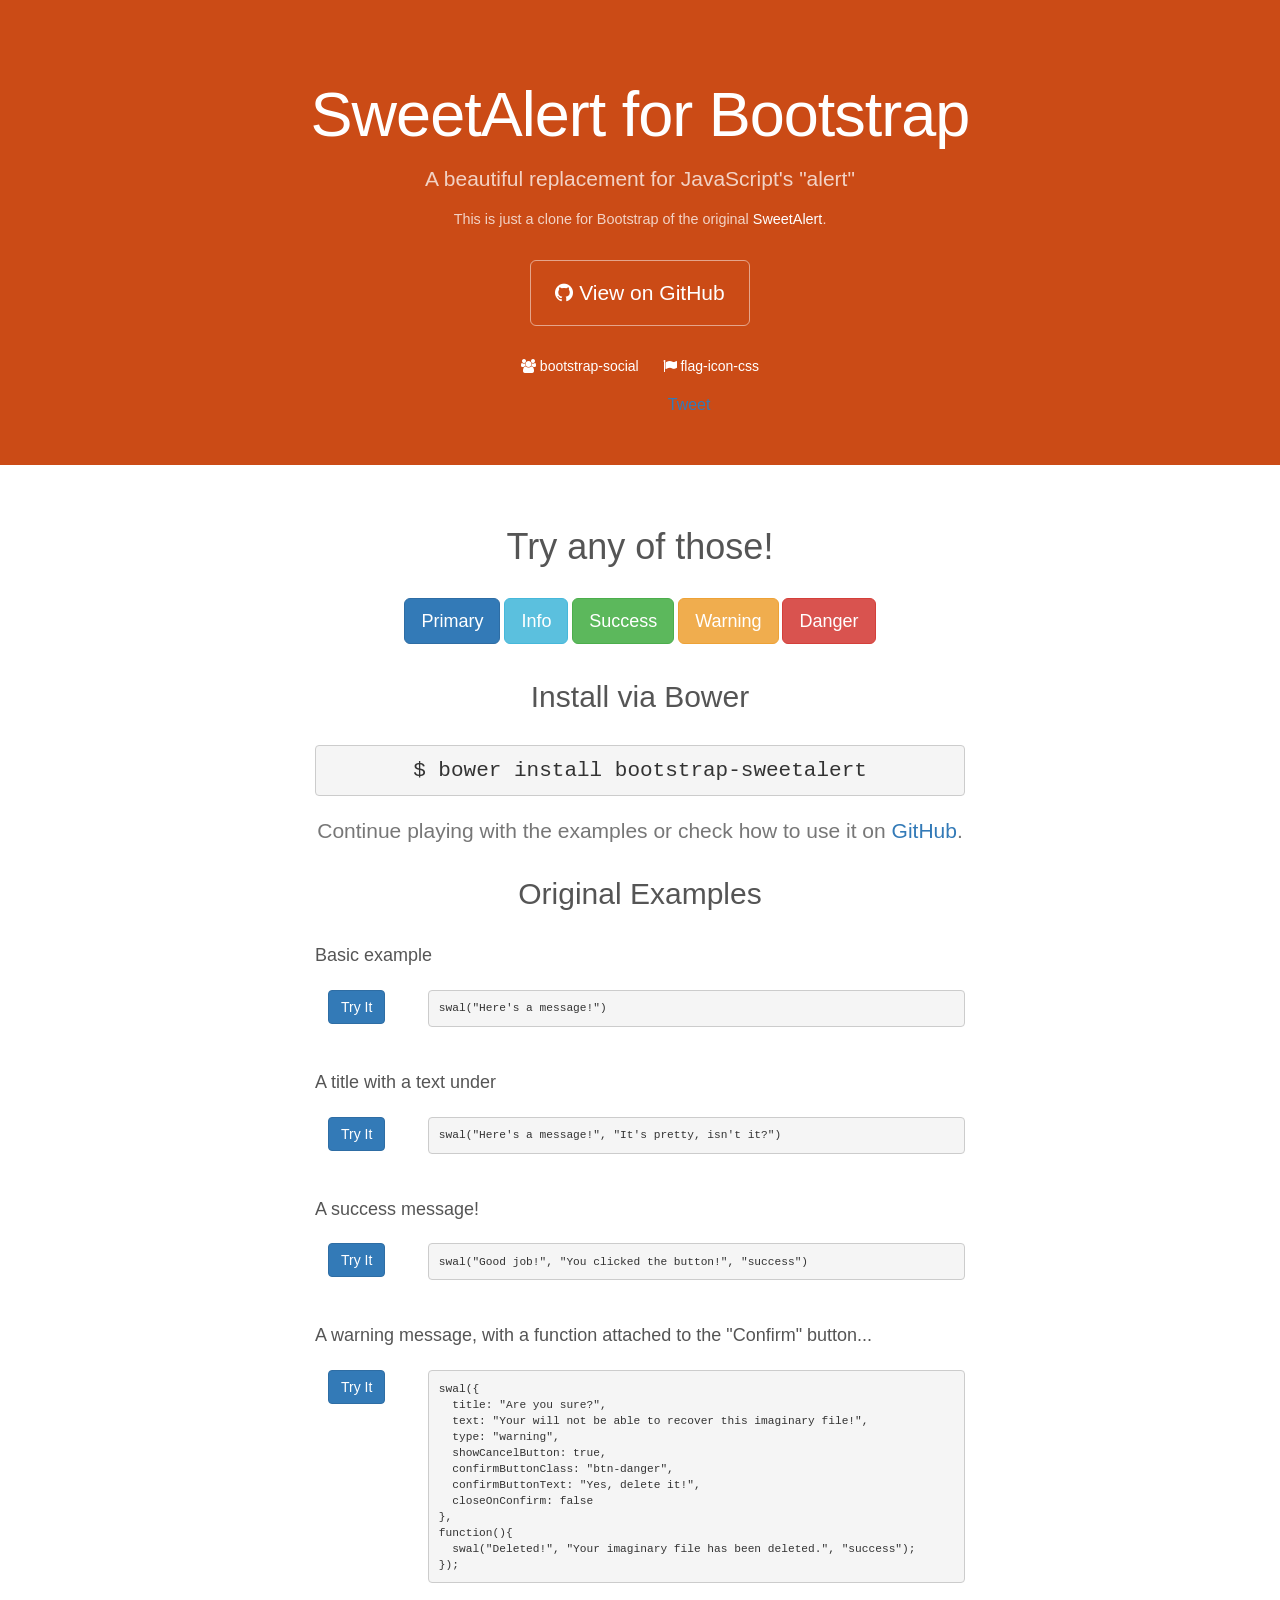
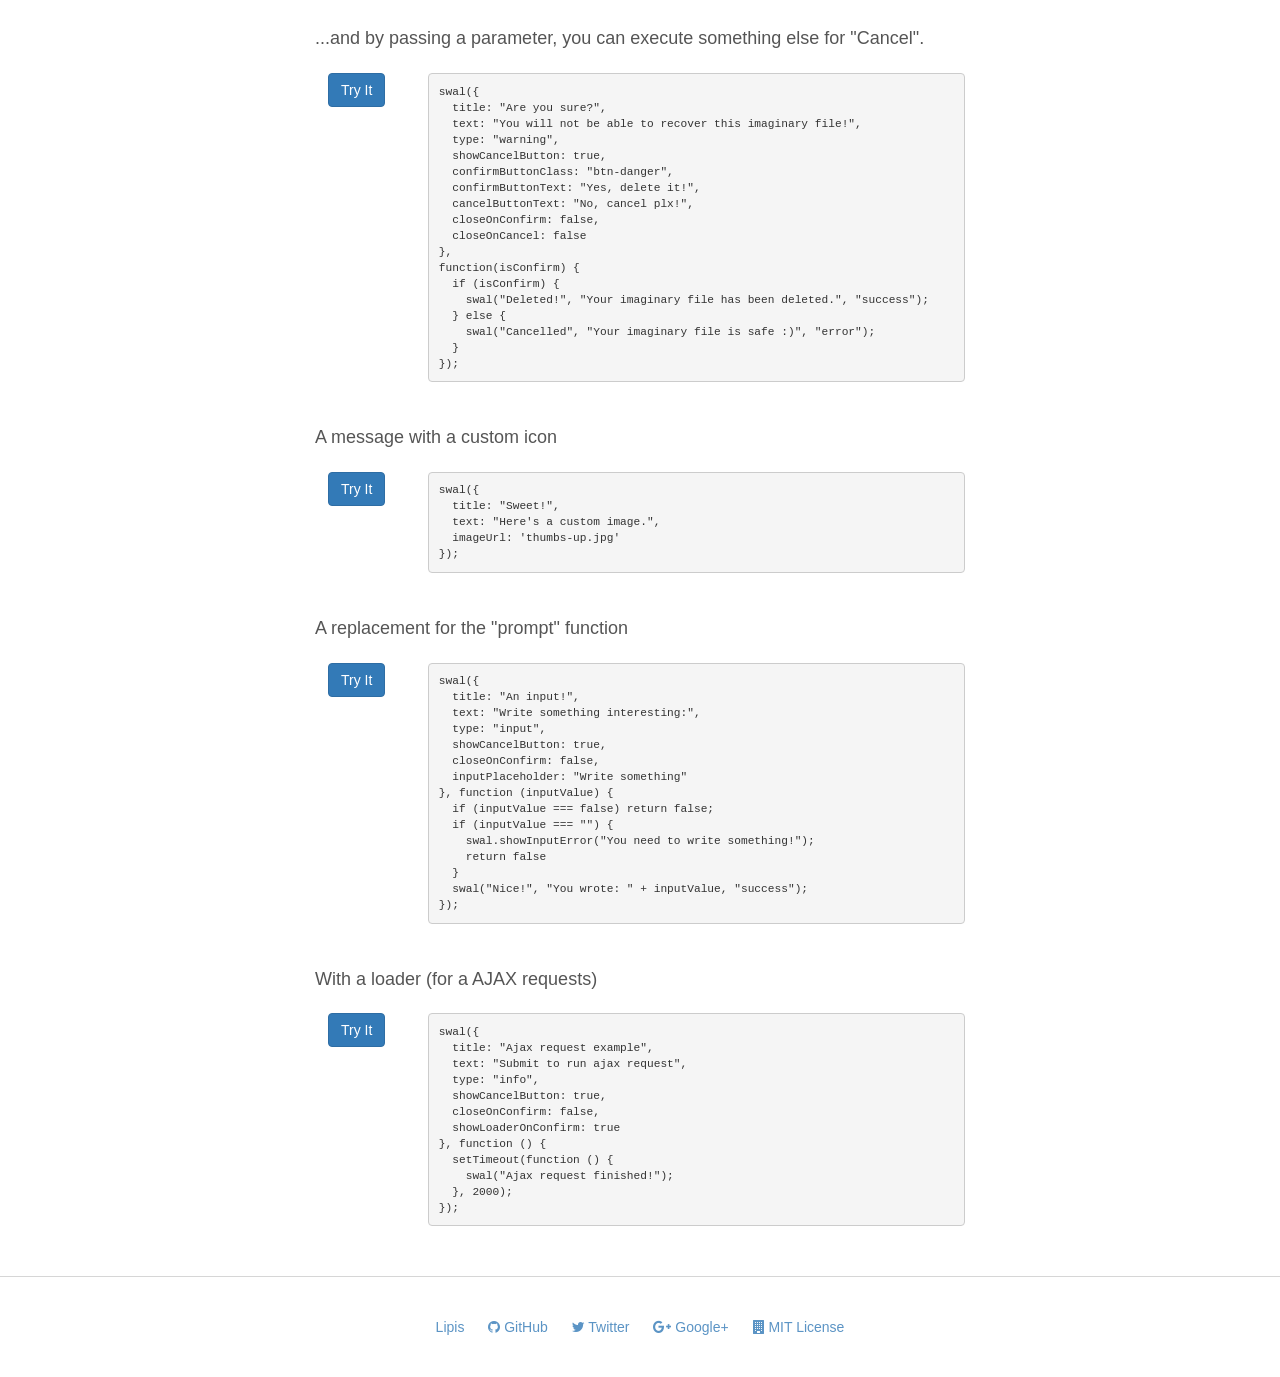
<file: webapps/backend/plugins/sweetalert/index.html>
<!DOCTYPE html>
<html lang="en">
  <head>
    <meta charset="utf-8">
    <meta http-equiv="X-UA-Compatible" content="IE=edge">
    <meta name="viewport" content="width=device-width, initial-scale=1">

    <meta property="og:title" content="Social Buttons for Bootstrap" />
    <meta property="og:description" content="A beautiful replacement for JavaScript's 'alert' for Bootstrap" />
    <meta property="og:type" content="website" />
    <meta property="og:url" content="http://lipis.github.io/bootstrap-sweetalert/" />
    <meta property="og:image" content="http://lipis.github.io/bootstrap-social/assets/bootstrap-sweetalert.png" />

    <title>SweetAlert for Bootstrap</title>

    <link href="//maxcdn.bootstrapcdn.com/bootstrap/3.2.0/css/bootstrap.min.css" rel="stylesheet">
    <link href="//maxcdn.bootstrapcdn.com/font-awesome/4.2.0/css/font-awesome.min.css" rel="stylesheet">
    <script src="//code.jquery.com/jquery-2.1.1.js"></script>
    <link href="assets/docs.css" rel="stylesheet">

    <!-- Debug -->
    <script src="//localhost:32123/livereload.js"></script>

    <!-- This is what you need -->
    <script src="dist/sweetalert.js"></script>
    <link rel="stylesheet" href="dist/sweetalert.css">
    <!--.......................-->

    <script>
      (function(i,s,o,g,r,a,m){i['GoogleAnalyticsObject']=r;i[r]=i[r]||function(){
      (i[r].q=i[r].q||[]).push(arguments)},i[r].l=1*new Date();a=s.createElement(o),
      m=s.getElementsByTagName(o)[0];a.async=1;a.src=g;m.parentNode.insertBefore(a,m)
      })(window,document,'script','//www.google-analytics.com/analytics.js','ga');
      ga('create', 'UA-42119746-3', 'auto');
      ga('send', 'pageview');
    </script>
  </head>

  <body>
    <div class="jumbotron">
      <h1>SweetAlert for Bootstrap</h1>
      <p>A beautiful replacement for JavaScript's "alert"</p>
      <p class="small">
        This is just a clone for Bootstrap of the original
        <a href="http://tristanedwards.me/sweetalert" target="_blank" onclick="_gaq.push(['_trackEvent', 'exit', 'header', 'Original']);">SweetAlert</a>.
      </p>
      <p>
        <a class="btn btn-outline btn-lg" href="https://github.com/lipis/sweetalert" onclick="_gaq.push(['_trackEvent', 'exit', 'main', 'GitHub']);">
          <span class="fa fa-github"></span>
          View on GitHub
        </a>
      </p>
      <ul class="jumbotron-links">
        <li><a href="http://lipis.github.io/bootstrap-social" onclick="_gaq.push(['_trackEvent', 'exit', 'header', 'bootstrap-social']);"><i class="fa fa-group"></i> bootstrap-social</a></li>
        <li><a href="http://lipis.github.io/flag-icon-css"  onclick="_gaq.push(['_trackEvent', 'exit', 'header', 'flag-icon-css']);"><i class="fa fa-flag"></i> flag-icon-css</a></li>
      </ul>

      <iframe src="http://ghbtns.com/github-btn.html?user=lipis&amp;repo=bootstrap-sweetalert&amp;type=watch&amp;count=true" class="social-share"></iframe>
      <a href="https://twitter.com/share" class="social-share twitter-share-button" data-url="http://lipis.github.io/bootstrap-sweetalert/" data-text="SweetAlert for Bootstrap! A beautiful replacement for JavaScript's 'alert'." data-via="lipis" data-hashtags="bootstrap">Tweet</a>
    </div>

    <div class="container">

      <h1>Try any of those!</h1>
      <div class="examples">
        <button class="btn btn-lg btn-primary sweet-10" onclick="_gaq.push(['_trackEvent', 'example, 'try', 'Primary']);">Primary</button>
        <button class="btn btn-lg btn-info sweet-11" onclick="_gaq.push(['_trackEvent', 'example, 'try', 'Info']);">Info</button>
        <button class="btn btn-lg btn-success sweet-12" onclick="_gaq.push(['_trackEvent', 'example, 'try', 'Success']);">Success</button>
        <button class="btn btn-lg btn-warning sweet-13" onclick="_gaq.push(['_trackEvent', 'example, 'try', 'Warning']);">Warning</button>
        <button class="btn btn-lg btn-danger sweet-14" onclick="_gaq.push(['_trackEvent', 'example, 'try', 'Danger']);">Danger</button>
      </div>


      <h2>Install via Bower</h2>

      <pre class="text-center lead">$ bower install bootstrap-sweetalert</pre>

      <p class="text-muted text-center lead">
        Continue playing with the examples or check how to use it on
        <a href="https://github.com/lipis/bootstrap-sweetalert#sweetalert-for-bootstrap">GitHub</a>.
      </p>

      <h2>Original Examples</h2>

      <h4>Basic example</h4>
      <div class="row">
        <div class="col-sm-2 text-center">
          <p><button class="btn btn-primary sweet-1" onclick="_gaq.push(['_trackEvent', 'example', 'try', 'sweet-1']);">Try It</button></p>
        </div>
        <div class="col-sm-10">
          <pre class="code">swal("Here's a message!")</pre>
        </div>
      </div>

      <h4>A title with a text under</h4>
      <div class="row">
        <div class="col-sm-2 text-center">
          <p><button class="btn btn-primary sweet-2" onclick="_gaq.push(['_trackEvent', 'example', 'try', 'sweet-2']);">Try It</button></p>
        </div>
        <div class="col-sm-10">
          <pre>swal("Here's a message!", "It's pretty, isn't it?")</pre>
        </div>
      </div>

      <h4>A success message!</h4>
      <div class="row">
        <div class="col-sm-2 text-center">
          <p><button class="btn btn-primary sweet-3" onclick="_gaq.push(['_trackEvent', 'example', 'try', 'sweet-3']);">Try It</button></p>
        </div>
        <div class="col-sm-10">
          <pre>swal("Good job!", "You clicked the button!", "success")</pre>
        </div>
      </div>

      <h4>A warning message, with a function attached to the "Confirm" button...</h4>
      <div class="row">
        <div class="col-sm-2 text-center">
          <p><button class="btn btn-primary sweet-4" onclick="_gaq.push(['_trackEvent', 'example', 'try', 'sweet-4']);">Try It</button></p>
        </div>
        <div class="col-sm-10">
          <pre>
swal({
  title: "Are you sure?",
  text: "Your will not be able to recover this imaginary file!",
  type: "warning",
  showCancelButton: true,
  confirmButtonClass: "btn-danger",
  confirmButtonText: "Yes, delete it!",
  closeOnConfirm: false
},
function(){
  swal("Deleted!", "Your imaginary file has been deleted.", "success");
});</pre>
        </div>
      </div>

      <h4>...and by passing a parameter, you can execute something else for "Cancel".</h4>
      <div class="row">
        <div class="col-sm-2 text-center">
          <p><button class="btn btn-primary sweet-5" onclick="_gaq.push(['_trackEvent', 'example', 'try', 'sweet-5']);">Try It</button></p>
        </div>
        <div class="col-sm-10">
          <pre>
swal({
  title: "Are you sure?",
  text: "You will not be able to recover this imaginary file!",
  type: "warning",
  showCancelButton: true,
  confirmButtonClass: "btn-danger",
  confirmButtonText: "Yes, delete it!",
  cancelButtonText: "No, cancel plx!",
  closeOnConfirm: false,
  closeOnCancel: false
},
function(isConfirm) {
  if (isConfirm) {
    swal("Deleted!", "Your imaginary file has been deleted.", "success");
  } else {
    swal("Cancelled", "Your imaginary file is safe :)", "error");
  }
});</pre>
        </div>
      </div>

      <h4>A message with a custom icon</h4>
      <div class="row">
        <div class="col-sm-2 text-center">
          <p><button class="btn btn-primary sweet-6" onclick="_gaq.push(['_trackEvent', 'exit', 'footer', 'Lipis']);">Try It</button></p>
        </div>
        <div class="col-sm-10">
          <pre>
swal({
  title: "Sweet!",
  text: "Here's a custom image.",
  imageUrl: 'thumbs-up.jpg'
});</pre>
        </div>
      </div>

      <h4>A replacement for the "prompt" function</h4>
      <div class="row">
        <div class="col-sm-2 text-center">
          <p><button class="btn btn-primary sweet-7" onclick="_gaq.push(['_trackEvent', 'exit', 'footer', 'Lipis']);">Try It</button></p>
        </div>
        <div class="col-sm-10">
          <pre>
swal({
  title: "An input!",
  text: "Write something interesting:",
  type: "input",
  showCancelButton: true,
  closeOnConfirm: false,
  inputPlaceholder: "Write something"
}, function (inputValue) {
  if (inputValue === false) return false;
  if (inputValue === "") {
    swal.showInputError("You need to write something!");
    return false
  }
  swal("Nice!", "You wrote: " + inputValue, "success");
});</pre>
        </div>
      </div>

      <h4>With a loader (for a AJAX requests)</h4>
      <div class="row">
        <div class="col-sm-2 text-center">
          <p><button class="btn btn-primary sweet-8" onclick="_gaq.push(['_trackEvent', 'exit', 'footer', 'Lipis']);">Try It</button></p>
        </div>
        <div class="col-sm-10">
          <pre>
swal({
  title: "Ajax request example",
  text: "Submit to run ajax request",
  type: "info",
  showCancelButton: true,
  closeOnConfirm: false,
  showLoaderOnConfirm: true
}, function () {
  setTimeout(function () {
    swal("Ajax request finished!");
  }, 2000);
});</pre>
        </div>
      </div>
    </div>
    <footer>
      <ul class="links">
        <li><a href="http://lip.is" onclick="_gaq.push(['_trackEvent', 'exit', 'footer', 'Lipis']);">Lipis</a></li>
        <li><a href="http://github.com/lipis" onclick="_gaq.push(['_trackEvent', 'exit', 'footer', 'GitHub']);"><i class="fa fa-github"></i> GitHub</a></li>
        <li><a href="http://twitter.com/lipis" onclick="_gaq.push(['_trackEvent', 'exit', 'footer', 'Twitter']);"><i class="fa fa-twitter"></i> Twitter</a></li>
        <li><a href="http://google.com/+PanayiotisLipiridis" onclick="_gaq.push(['_trackEvent', 'exit', 'footer', 'Google+']);"><i class="fa fa-google-plus"></i> Google+</a></li>
        <li><a href="http://opensource.org/licenses/MIT" onclick="_gaq.push(['_trackEvent', 'exit', 'footer', 'MIT']);"><i class="fa fa-building"></i> MIT License</a></li>
      </ul>
    </footer>

    <script>
      document.querySelector('.sweet-1').onclick = function(){
        swal("Here's a message!");
      };

      document.querySelector('.sweet-2').onclick = function(){
        swal("Here's a message!", "It's pretty, isn't it?")
      };

      document.querySelector('.sweet-3').onclick = function(){
        swal("Good job!", "You clicked the button!", "success");
      };

      document.querySelector('.sweet-4').onclick = function(){
        swal({
          title: "Are you sure?",
          text: "You will not be able to recover this imaginary file!",
          type: "warning",
          showCancelButton: true,
          confirmButtonClass: 'btn-danger',
          confirmButtonText: 'Yes, delete it!',
          closeOnConfirm: false,
          //closeOnCancel: false
        },
        function(){
          swal("Deleted!", "Your imaginary file has been deleted!", "success");
        });
      };

      document.querySelector('.sweet-5').onclick = function(){
        swal({
          title: "Are you sure?",
          text: "You will not be able to recover this imaginary file!",
          type: "warning",
          showCancelButton: true,
          confirmButtonClass: 'btn-danger',
          confirmButtonText: 'Yes, delete it!',
          cancelButtonText: "No, cancel plx!",
          closeOnConfirm: false,
          closeOnCancel: false
        },
        function(isConfirm){
          if (isConfirm){
            swal("Deleted!", "Your imaginary file has been deleted!", "success");
          } else {
            swal("Cancelled", "Your imaginary file is safe :)", "error");
          }
        });
      };

      document.querySelector('.sweet-6').onclick = function(){
        swal({
          title: "Sweet!",
          text: "Here's a custom image.",
          imageUrl: 'assets/thumbs-up.jpg'
        });
      };

      document.querySelector('.sweet-7').onclick = function () {
        swal({
          title: "An input!",
          text: "Write something interesting:",
          type: "input",
          showCancelButton: true,
          closeOnConfirm: false,
          animation: "slide-from-top",
          inputPlaceholder: "Write something"
        }, function (inputValue) {
          if (inputValue === false) return false;
          if (inputValue === "") {
            swal.showInputError("You need to write something!");
            return false
          }
          swal("Nice!", "You wrote: " + inputValue, "success");
        });
      };

      document.querySelector('.sweet-8').onclick = function () {
        swal({
          title: "Ajax request example",
          text: "Submit to run ajax request",
          type: "info",
          showCancelButton: true,
          closeOnConfirm: false,
          showLoaderOnConfirm: true
        }, function () {
          setTimeout(function () {
            swal("Ajax request finished!");
          }, 2000);
        });
      };

      document.querySelector('.sweet-10').onclick = function(){
        swal({
          title: "Are you sure?",
          text: "You will not be able to recover this imaginary file!",
          type: "info",
          showCancelButton: true,
          confirmButtonClass: 'btn-primary',
          confirmButtonText: 'Primary!'
        });
      };

      document.querySelector('.sweet-11').onclick = function(){
        swal({
          title: "Are you sure?",
          text: "You will not be able to recover this imaginary file!",
          type: "info",
          showCancelButton: true,
          confirmButtonClass: 'btn-info',
          confirmButtonText: 'Info!'
        });
      };

      document.querySelector('.sweet-12').onclick = function(){
        swal({
          title: "Are you sure?",
          text: "You will not be able to recover this imaginary file!",
          type: "success",
          showCancelButton: true,
          confirmButtonClass: 'btn-success',
          confirmButtonText: 'Success!'
        });
      };

      document.querySelector('.sweet-13').onclick = function(){
        swal({
          title: "Are you sure?",
          text: "You will not be able to recover this imaginary file!",
          type: "warning",
          showCancelButton: true,
          confirmButtonClass: 'btn-warning',
          confirmButtonText: 'Warning!'
        });
      };

      document.querySelector('.sweet-14').onclick = function(){
        swal({
          title: "Are you sure?",
          text: "You will not be able to recover this imaginary file!",
          type: "error",
          showCancelButton: true,
          confirmButtonClass: 'btn-danger',
          confirmButtonText: 'Danger!'
        });
      };
    </script>
    <script>
      !function(d,s,id){var js,fjs=d.getElementsByTagName(s)[0],p=/^http:/.test(d.location)?'http':'https';if(!d.getElementById(id)){js=d.createElement(s);js.id=id;js.src=p+'://platform.twitter.com/widgets.js';fjs.parentNode.insertBefore(js,fjs);}}(document, 'script', 'twitter-wjs');
    </script>
  </body>
</html>
</file>
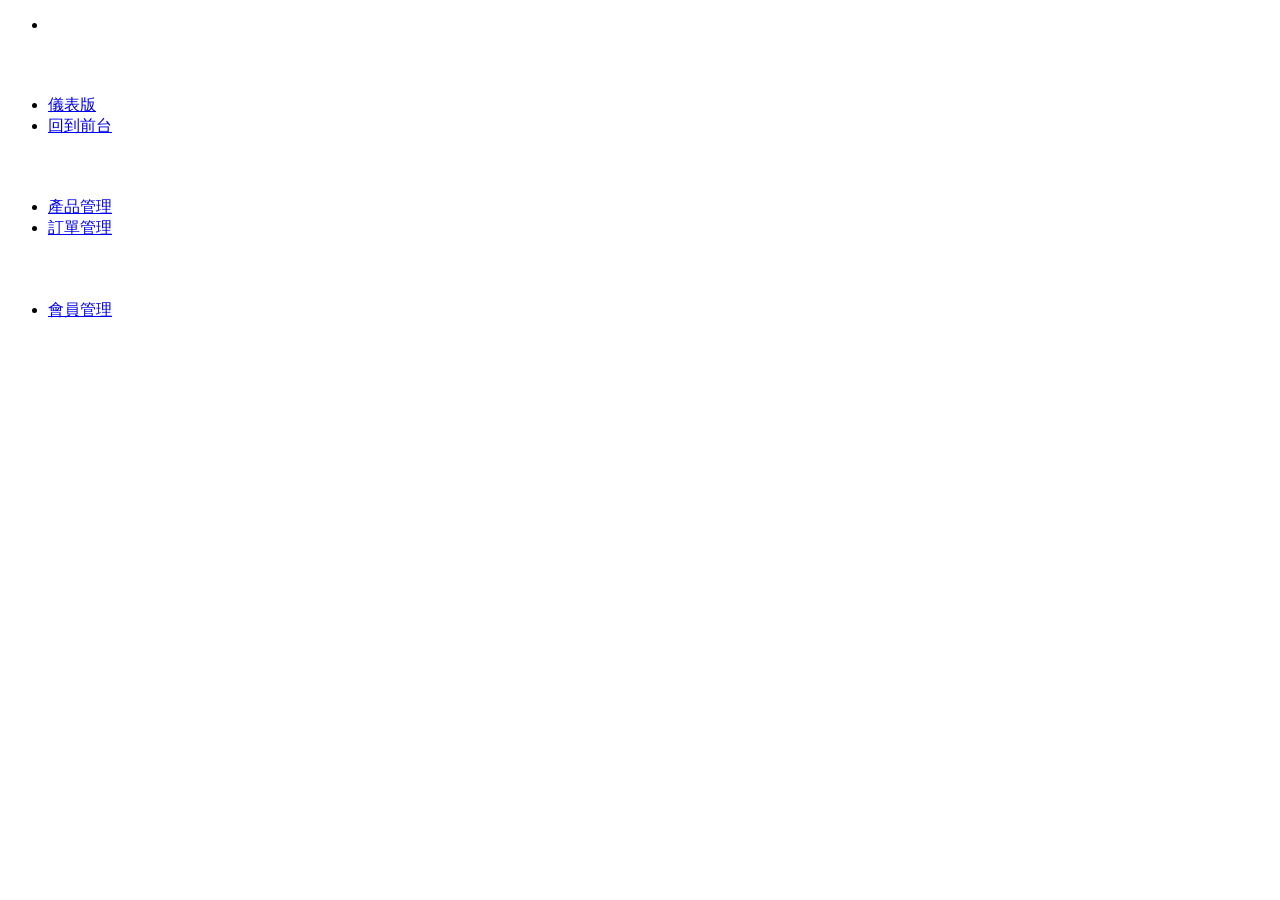
<file: webapps/backend/layouts/sidebar.html>
<!DOCTYPE html>
<html>
<meta charset="utf-8">
<!-- Sidebar -->
<ul class="sidebar-nav">
    <li class="sidebar-brand">
        <a>
        </a>
    </li>
    <h4 class="ui horizontal divider header" style="color: white;">
    <i class="dashboard icon"></i>
        Dashboard
    </h4>
    <li>
        <a href="./index.jsp?page=dashboard">儀表版</a>
    </li>
    <li>
        <a href="../../frontend/index.jsp">回到前台</a>
    </li>
    <h4 class="ui horizontal divider header" style="color: white;">
    <i class="cubes icon"></i>
        Products
    </h4>
    <li>
        <a href="./index.jsp?page=products">產品管理</a>

    </li>
    <li>
        <a href="./index.jsp?page=order">訂單管理</a>
    </li>
    <h4 class="ui horizontal divider header" style="color: white;">
    <i class="user icon"></i>
        Membership
    </h4>
    <li>
        <a href="./index.jsp?page=member">會員管理</a>
    </li>
</ul>
</div>
<!-- /#sidebar-wrapper -->

</html>
</file>
<file: webapps/backend/plugins/sweetalert/assets/docs.css>
.jumbotron {
  font-size: 16px;
  text-align: center;
  color: #fff;
  color: rgba(255,255,255,.75);
  background-color: #cb4b16;
  border-radius: 0;
}
.jumbotron h1 {
  margin-bottom: 15px;
  font-weight: 300;
  letter-spacing: -1px;
  color: #fff;
}
.jumbotron .small {
  font-size: .9em;
}
.jumbotron iframe {
  width: 90px!important;
  height: 20px!important;
  border: none;
  overflow: hidden;
  margin: 2px;
}
.jumbotron p a,
.jumbotron-links a {
  font-weight: 500;
  color: #fff;
  transition: all .1s ease-in-out;
}
.jumbotron p a:hover,
.jumbotron-links a:hover {
  text-shadow: 0 0 10px rgba(255,255,255,.55);
}

.jumbotron-links {
  margin-top: 15px;
  padding-left: 0;
  list-style: none;
  font-size: 14px;
}
.jumbotron-links li {
  display: inline;
}
.jumbotron-links li + li {
  margin-left: 20px;
}


.btn-outline {
  margin-top: 15px;
  margin-bottom: 15px;
  padding: 18px 24px;
  font-size: inherit;
  font-weight: 500;
  color: #fff;
  background-color: transparent;
  border-color: #fff;
  border-color: rgba(255,255,255,.5);
  transition: all .1s ease-in-out;
}

.btn-outline:hover,
.btn-outline:active {
  color: @color-bg;
  background-color: #fff;
  border-color: #fff;
}

.container {
  max-width: 680px;
}


h1,
h2 {
  font-weight: 300;
  color: #555;
  margin-top: 32px;
  margin-bottom: 32px;
  text-align: center;
}

h4 {
  font-weight: 300;
  color: #555;
  margin-top: 36px;
  margin-bottom: 24px;
}

pre {
  font-size: 0.8em;
  overflow: auto;
  word-wrap: normal;
  white-space: pre;
}

footer {
  text-align: center;
  opacity: .8;
  padding: 40px 0;
  margin-top: 40px;
  border-top: 1px solid #ccc;
}

.examples {
  text-align: center;
}

.examples .btn {
  margin-bottom: 4px;
}

.links {
  margin: 0;
  list-style: none;
  padding-left: 0;
}

.links li {
  display: inline;
  padding: 0 10px;
}
</file>
<file: webapps/backend/plugins/sweetalert/dist/sweetalert.css>
@keyframes showSweetAlert {
  0% {
    transform: scale(0.7);
  }
  45% {
    transform: scale(1.05);
  }
  80% {
    transform: scale(0.95);
  }
  100% {
    transform: scale(1);
  }
}
@keyframes hideSweetAlert {
  0% {
    transform: scale(1);
  }
  100% {
    transform: scale(0.5);
  }
}
@keyframes slideFromTop {
  0% {
    top: 0%;
  }
  100% {
    top: 50%;
  }
}
@keyframes slideToTop {
  0% {
    top: 50%;
  }
  100% {
    top: 0%;
  }
}
@keyframes slideFromBottom {
  0% {
    top: 70%;
  }
  100% {
    top: 50%;
  }
}
@keyframes slideToBottom {
  0% {
    top: 50%;
  }
  100% {
    top: 70%;
  }
}
.showSweetAlert {
  animation: showSweetAlert 0.3s;
}
.showSweetAlert[data-animation=none] {
  animation: none;
}
.showSweetAlert[data-animation=slide-from-top] {
  animation: slideFromTop 0.3s;
}
.showSweetAlert[data-animation=slide-from-bottom] {
  animation: slideFromBottom 0.3s;
}
.hideSweetAlert {
  animation: hideSweetAlert 0.3s;
}
.hideSweetAlert[data-animation=none] {
  animation: none;
}
.hideSweetAlert[data-animation=slide-from-top] {
  animation: slideToTop 0.3s;
}
.hideSweetAlert[data-animation=slide-from-bottom] {
  animation: slideToBottom 0.3s;
}
@keyframes animateSuccessTip {
  0% {
    width: 0;
    left: 1px;
    top: 19px;
  }
  54% {
    width: 0;
    left: 1px;
    top: 19px;
  }
  70% {
    width: 50px;
    left: -8px;
    top: 37px;
  }
  84% {
    width: 17px;
    left: 21px;
    top: 48px;
  }
  100% {
    width: 25px;
    left: 14px;
    top: 45px;
  }
}
@keyframes animateSuccessLong {
  0% {
    width: 0;
    right: 46px;
    top: 54px;
  }
  65% {
    width: 0;
    right: 46px;
    top: 54px;
  }
  84% {
    width: 55px;
    right: 0px;
    top: 35px;
  }
  100% {
    width: 47px;
    right: 8px;
    top: 38px;
  }
}
@keyframes rotatePlaceholder {
  0% {
    transform: rotate(-45deg);
  }
  5% {
    transform: rotate(-45deg);
  }
  12% {
    transform: rotate(-405deg);
  }
  100% {
    transform: rotate(-405deg);
  }
}
.animateSuccessTip {
  animation: animateSuccessTip 0.75s;
}
.animateSuccessLong {
  animation: animateSuccessLong 0.75s;
}
.sa-icon.sa-success.animate::after {
  animation: rotatePlaceholder 4.25s ease-in;
}
@keyframes animateErrorIcon {
  0% {
    transform: rotateX(100deg);
    opacity: 0;
  }
  100% {
    transform: rotateX(0deg);
    opacity: 1;
  }
}
.animateErrorIcon {
  animation: animateErrorIcon 0.5s;
}
@keyframes animateXMark {
  0% {
    transform: scale(0.4);
    margin-top: 26px;
    opacity: 0;
  }
  50% {
    transform: scale(0.4);
    margin-top: 26px;
    opacity: 0;
  }
  80% {
    transform: scale(1.15);
    margin-top: -6px;
  }
  100% {
    transform: scale(1);
    margin-top: 0;
    opacity: 1;
  }
}
.animateXMark {
  animation: animateXMark 0.5s;
}
@keyframes pulseWarning {
  0% {
    border-color: #F8D486;
  }
  100% {
    border-color: #F8BB86;
  }
}
.pulseWarning {
  animation: pulseWarning 0.75s infinite alternate;
}
@keyframes pulseWarningIns {
  0% {
    background-color: #F8D486;
  }
  100% {
    background-color: #F8BB86;
  }
}
.pulseWarningIns {
  animation: pulseWarningIns 0.75s infinite alternate;
}
@keyframes rotate-loading {
  0% {
    transform: rotate(0deg);
  }
  100% {
    transform: rotate(360deg);
  }
}
body.stop-scrolling {
  height: 100%;
  overflow: hidden;
}
.sweet-overlay {
  background-color: rgba(0, 0, 0, 0.4);
  position: fixed;
  left: 0;
  right: 0;
  top: 0;
  bottom: 0;
  display: none;
  z-index: 1040;
}
.sweet-alert {
  background-color: #ffffff;
  width: 478px;
  padding: 17px;
  border-radius: 5px;
  text-align: center;
  position: fixed;
  left: 50%;
  top: 50%;
  margin-left: -256px;
  margin-top: -200px;
  overflow: hidden;
  display: none;
  z-index: 2000;
}
@media all and (max-width: 767px) {
  .sweet-alert {
    width: auto;
    margin-left: 0;
    margin-right: 0;
    left: 15px;
    right: 15px;
  }
}
.sweet-alert .form-group {
  display: none;
}
.sweet-alert .form-group .sa-input-error {
  display: none;
}
.sweet-alert.show-input .form-group {
  display: block;
}
.sweet-alert .sa-confirm-button-container {
  display: inline-block;
  position: relative;
}
.sweet-alert .la-ball-fall {
  position: absolute;
  left: 50%;
  top: 50%;
  margin-left: -27px;
  margin-top: -9px;
  opacity: 0;
  visibility: hidden;
}
.sweet-alert button[disabled] {
  opacity: .6;
  cursor: default;
}
.sweet-alert button.confirm[disabled] {
  color: transparent;
}
.sweet-alert button.confirm[disabled] ~ .la-ball-fall {
  opacity: 1;
  visibility: visible;
  transition-delay: 0s;
}
.sweet-alert .sa-icon {
  width: 80px;
  height: 80px;
  border: 4px solid gray;
  border-radius: 50%;
  margin: 20px auto;
  position: relative;
  box-sizing: content-box;
}
.sweet-alert .sa-icon.sa-error {
  border-color: #d43f3a;
}
.sweet-alert .sa-icon.sa-error .sa-x-mark {
  position: relative;
  display: block;
}
.sweet-alert .sa-icon.sa-error .sa-line {
  position: absolute;
  height: 5px;
  width: 47px;
  background-color: #d9534f;
  display: block;
  top: 37px;
  border-radius: 2px;
}
.sweet-alert .sa-icon.sa-error .sa-line.sa-left {
  transform: rotate(45deg);
  left: 17px;
}
.sweet-alert .sa-icon.sa-error .sa-line.sa-right {
  transform: rotate(-45deg);
  right: 16px;
}
.sweet-alert .sa-icon.sa-warning {
  border-color: #eea236;
}
.sweet-alert .sa-icon.sa-warning .sa-body {
  position: absolute;
  width: 5px;
  height: 47px;
  left: 50%;
  top: 10px;
  border-radius: 2px;
  margin-left: -2px;
  background-color: #f0ad4e;
}
.sweet-alert .sa-icon.sa-warning .sa-dot {
  position: absolute;
  width: 7px;
  height: 7px;
  border-radius: 50%;
  margin-left: -3px;
  left: 50%;
  bottom: 10px;
  background-color: #f0ad4e;
}
.sweet-alert .sa-icon.sa-info {
  border-color: #46b8da;
}
.sweet-alert .sa-icon.sa-info::before {
  content: "";
  position: absolute;
  width: 5px;
  height: 29px;
  left: 50%;
  bottom: 17px;
  border-radius: 2px;
  margin-left: -2px;
  background-color: #5bc0de;
}
.sweet-alert .sa-icon.sa-info::after {
  content: "";
  position: absolute;
  width: 7px;
  height: 7px;
  border-radius: 50%;
  margin-left: -3px;
  top: 19px;
  background-color: #5bc0de;
}
.sweet-alert .sa-icon.sa-success {
  border-color: #4cae4c;
}
.sweet-alert .sa-icon.sa-success::before,
.sweet-alert .sa-icon.sa-success::after {
  content: '';
  border-radius: 50%;
  position: absolute;
  width: 60px;
  height: 120px;
  background: #ffffff;
  transform: rotate(45deg);
}
.sweet-alert .sa-icon.sa-success::before {
  border-radius: 120px 0 0 120px;
  top: -7px;
  left: -33px;
  transform: rotate(-45deg);
  transform-origin: 60px 60px;
}
.sweet-alert .sa-icon.sa-success::after {
  border-radius: 0 120px 120px 0;
  top: -11px;
  left: 30px;
  transform: rotate(-45deg);
  transform-origin: 0px 60px;
}
.sweet-alert .sa-icon.sa-success .sa-placeholder {
  width: 80px;
  height: 80px;
  border: 4px solid rgba(92, 184, 92, 0.2);
  border-radius: 50%;
  box-sizing: content-box;
  position: absolute;
  left: -4px;
  top: -4px;
  z-index: 2;
}
.sweet-alert .sa-icon.sa-success .sa-fix {
  width: 5px;
  height: 90px;
  background-color: #ffffff;
  position: absolute;
  left: 28px;
  top: 8px;
  z-index: 1;
  transform: rotate(-45deg);
}
.sweet-alert .sa-icon.sa-success .sa-line {
  height: 5px;
  background-color: #5cb85c;
  display: block;
  border-radius: 2px;
  position: absolute;
  z-index: 2;
}
.sweet-alert .sa-icon.sa-success .sa-line.sa-tip {
  width: 25px;
  left: 14px;
  top: 46px;
  transform: rotate(45deg);
}
.sweet-alert .sa-icon.sa-success .sa-line.sa-long {
  width: 47px;
  right: 8px;
  top: 38px;
  transform: rotate(-45deg);
}
.sweet-alert .sa-icon.sa-custom {
  background-size: contain;
  border-radius: 0;
  border: none;
  background-position: center center;
  background-repeat: no-repeat;
}
.sweet-alert .btn-default:focus {
  border-color: #cccccc;
  outline: 0;
  -webkit-box-shadow: inset 0 1px 1px rgba(0,0,0,.075), 0 0 8px rgba(204, 204, 204, 0.6);
  box-shadow: inset 0 1px 1px rgba(0,0,0,.075), 0 0 8px rgba(204, 204, 204, 0.6);
}
.sweet-alert .btn-success:focus {
  border-color: #4cae4c;
  outline: 0;
  -webkit-box-shadow: inset 0 1px 1px rgba(0,0,0,.075), 0 0 8px rgba(76, 174, 76, 0.6);
  box-shadow: inset 0 1px 1px rgba(0,0,0,.075), 0 0 8px rgba(76, 174, 76, 0.6);
}
.sweet-alert .btn-info:focus {
  border-color: #46b8da;
  outline: 0;
  -webkit-box-shadow: inset 0 1px 1px rgba(0,0,0,.075), 0 0 8px rgba(70, 184, 218, 0.6);
  box-shadow: inset 0 1px 1px rgba(0,0,0,.075), 0 0 8px rgba(70, 184, 218, 0.6);
}
.sweet-alert .btn-danger:focus {
  border-color: #d43f3a;
  outline: 0;
  -webkit-box-shadow: inset 0 1px 1px rgba(0,0,0,.075), 0 0 8px rgba(212, 63, 58, 0.6);
  box-shadow: inset 0 1px 1px rgba(0,0,0,.075), 0 0 8px rgba(212, 63, 58, 0.6);
}
.sweet-alert .btn-warning:focus {
  border-color: #eea236;
  outline: 0;
  -webkit-box-shadow: inset 0 1px 1px rgba(0,0,0,.075), 0 0 8px rgba(238, 162, 54, 0.6);
  box-shadow: inset 0 1px 1px rgba(0,0,0,.075), 0 0 8px rgba(238, 162, 54, 0.6);
}
.sweet-alert button::-moz-focus-inner {
  border: 0;
}
/*!
 * Load Awesome v1.1.0 (http://github.danielcardoso.net/load-awesome/)
 * Copyright 2015 Daniel Cardoso <@DanielCardoso>
 * Licensed under MIT
 */
.la-ball-fall,
.la-ball-fall > div {
  position: relative;
  -webkit-box-sizing: border-box;
  -moz-box-sizing: border-box;
  box-sizing: border-box;
}
.la-ball-fall {
  display: block;
  font-size: 0;
  color: #fff;
}
.la-ball-fall.la-dark {
  color: #333;
}
.la-ball-fall > div {
  display: inline-block;
  float: none;
  background-color: currentColor;
  border: 0 solid currentColor;
}
.la-ball-fall {
  width: 54px;
  height: 18px;
}
.la-ball-fall > div {
  width: 10px;
  height: 10px;
  margin: 4px;
  border-radius: 100%;
  opacity: 0;
  -webkit-animation: ball-fall 1s ease-in-out infinite;
  -moz-animation: ball-fall 1s ease-in-out infinite;
  -o-animation: ball-fall 1s ease-in-out infinite;
  animation: ball-fall 1s ease-in-out infinite;
}
.la-ball-fall > div:nth-child(1) {
  -webkit-animation-delay: -200ms;
  -moz-animation-delay: -200ms;
  -o-animation-delay: -200ms;
  animation-delay: -200ms;
}
.la-ball-fall > div:nth-child(2) {
  -webkit-animation-delay: -100ms;
  -moz-animation-delay: -100ms;
  -o-animation-delay: -100ms;
  animation-delay: -100ms;
}
.la-ball-fall > div:nth-child(3) {
  -webkit-animation-delay: 0ms;
  -moz-animation-delay: 0ms;
  -o-animation-delay: 0ms;
  animation-delay: 0ms;
}
.la-ball-fall.la-sm {
  width: 26px;
  height: 8px;
}
.la-ball-fall.la-sm > div {
  width: 4px;
  height: 4px;
  margin: 2px;
}
.la-ball-fall.la-2x {
  width: 108px;
  height: 36px;
}
.la-ball-fall.la-2x > div {
  width: 20px;
  height: 20px;
  margin: 8px;
}
.la-ball-fall.la-3x {
  width: 162px;
  height: 54px;
}
.la-ball-fall.la-3x > div {
  width: 30px;
  height: 30px;
  margin: 12px;
}
/*
 * Animation
 */
@-webkit-keyframes ball-fall {
  0% {
    opacity: 0;
    -webkit-transform: translateY(-145%);
    transform: translateY(-145%);
  }
  10% {
    opacity: .5;
  }
  20% {
    opacity: 1;
    -webkit-transform: translateY(0);
    transform: translateY(0);
  }
  80% {
    opacity: 1;
    -webkit-transform: translateY(0);
    transform: translateY(0);
  }
  90% {
    opacity: .5;
  }
  100% {
    opacity: 0;
    -webkit-transform: translateY(145%);
    transform: translateY(145%);
  }
}
@-moz-keyframes ball-fall {
  0% {
    opacity: 0;
    -moz-transform: translateY(-145%);
    transform: translateY(-145%);
  }
  10% {
    opacity: .5;
  }
  20% {
    opacity: 1;
    -moz-transform: translateY(0);
    transform: translateY(0);
  }
  80% {
    opacity: 1;
    -moz-transform: translateY(0);
    transform: translateY(0);
  }
  90% {
    opacity: .5;
  }
  100% {
    opacity: 0;
    -moz-transform: translateY(145%);
    transform: translateY(145%);
  }
}
@-o-keyframes ball-fall {
  0% {
    opacity: 0;
    -o-transform: translateY(-145%);
    transform: translateY(-145%);
  }
  10% {
    opacity: .5;
  }
  20% {
    opacity: 1;
    -o-transform: translateY(0);
    transform: translateY(0);
  }
  80% {
    opacity: 1;
    -o-transform: translateY(0);
    transform: translateY(0);
  }
  90% {
    opacity: .5;
  }
  100% {
    opacity: 0;
    -o-transform: translateY(145%);
    transform: translateY(145%);
  }
}
@keyframes ball-fall {
  0% {
    opacity: 0;
    -webkit-transform: translateY(-145%);
    -moz-transform: translateY(-145%);
    -o-transform: translateY(-145%);
    transform: translateY(-145%);
  }
  10% {
    opacity: .5;
  }
  20% {
    opacity: 1;
    -webkit-transform: translateY(0);
    -moz-transform: translateY(0);
    -o-transform: translateY(0);
    transform: translateY(0);
  }
  80% {
    opacity: 1;
    -webkit-transform: translateY(0);
    -moz-transform: translateY(0);
    -o-transform: translateY(0);
    transform: translateY(0);
  }
  90% {
    opacity: .5;
  }
  100% {
    opacity: 0;
    -webkit-transform: translateY(145%);
    -moz-transform: translateY(145%);
    -o-transform: translateY(145%);
    transform: translateY(145%);
  }
}
</file>
